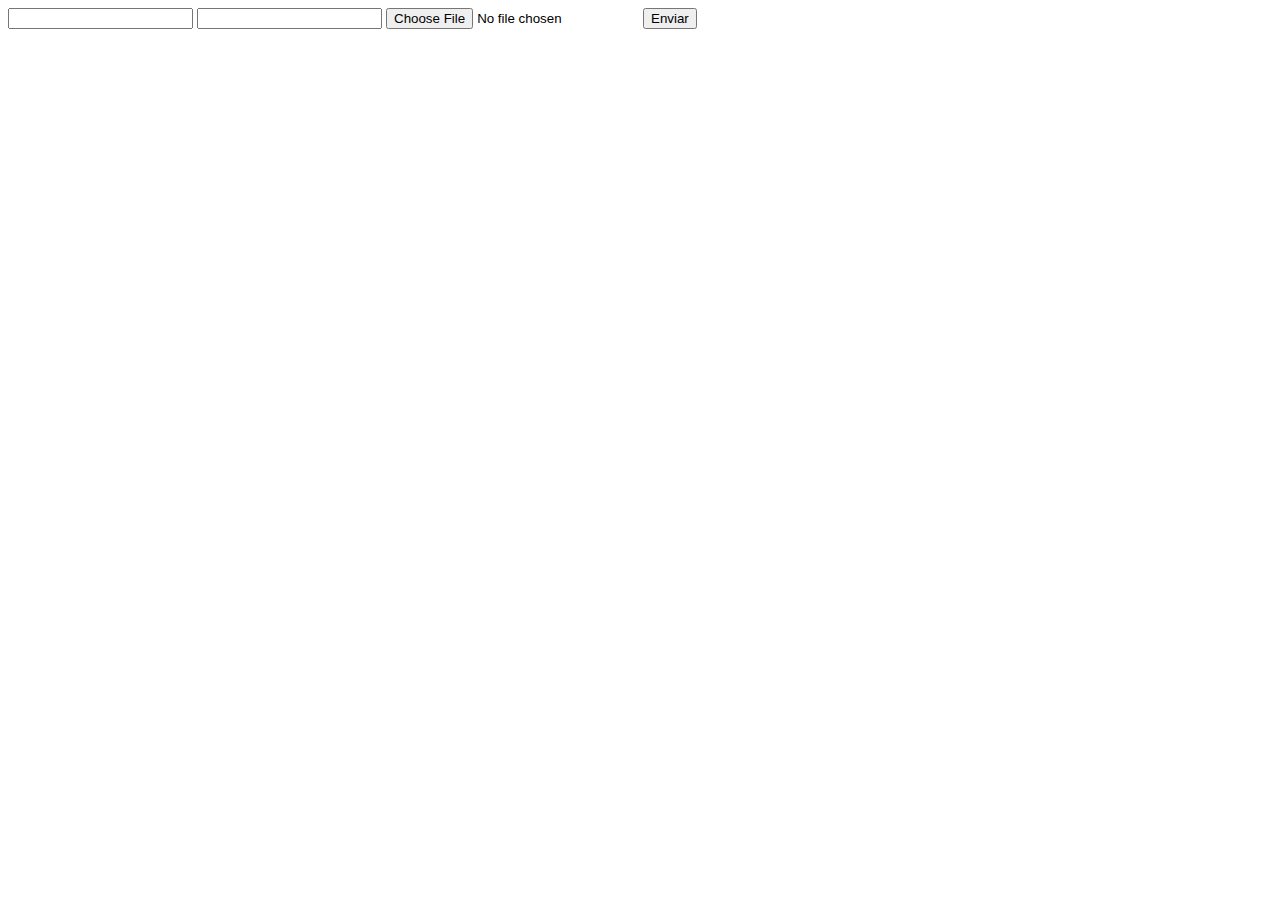
<file: DOCUMENTOS_DE_APOIO/exemplo_de_upload_de_arquivo/public/index.html>
<!DOCTYPE html>
<html lang="en">

<head>
  <meta charset="UTF-8">
  <meta http-equiv="X-UA-Compatible" content="IE=edge">
  <meta name="viewport" content="width=device-width, initial-scale=1.0">
  <title>Upload</title>
</head>

<body>

  <div>
    <input name="nome" id="nome" type="text" />
    <input name="email" id="email" type="url" />
    <input name="foto" id="foto" type="file" />
    <button onclick="enviar()">Enviar</button>
  </div>

  <div id="container"></div>
</body>

</html>

<script>
  function enviar() {
    const formData = new FormData();
    formData.append('foto', foto.files[0])
    formData.append('nome', nome.value)
    formData.append('email', email.value)

    fetch("/usuarios/cadastro", {
      method: "POST",
      body: formData
    })
      .then(res => {
        window.location = "./perfil.html"
      })
      .catch(err => {
        console.log(err);
      })
  }
</script>
</file>
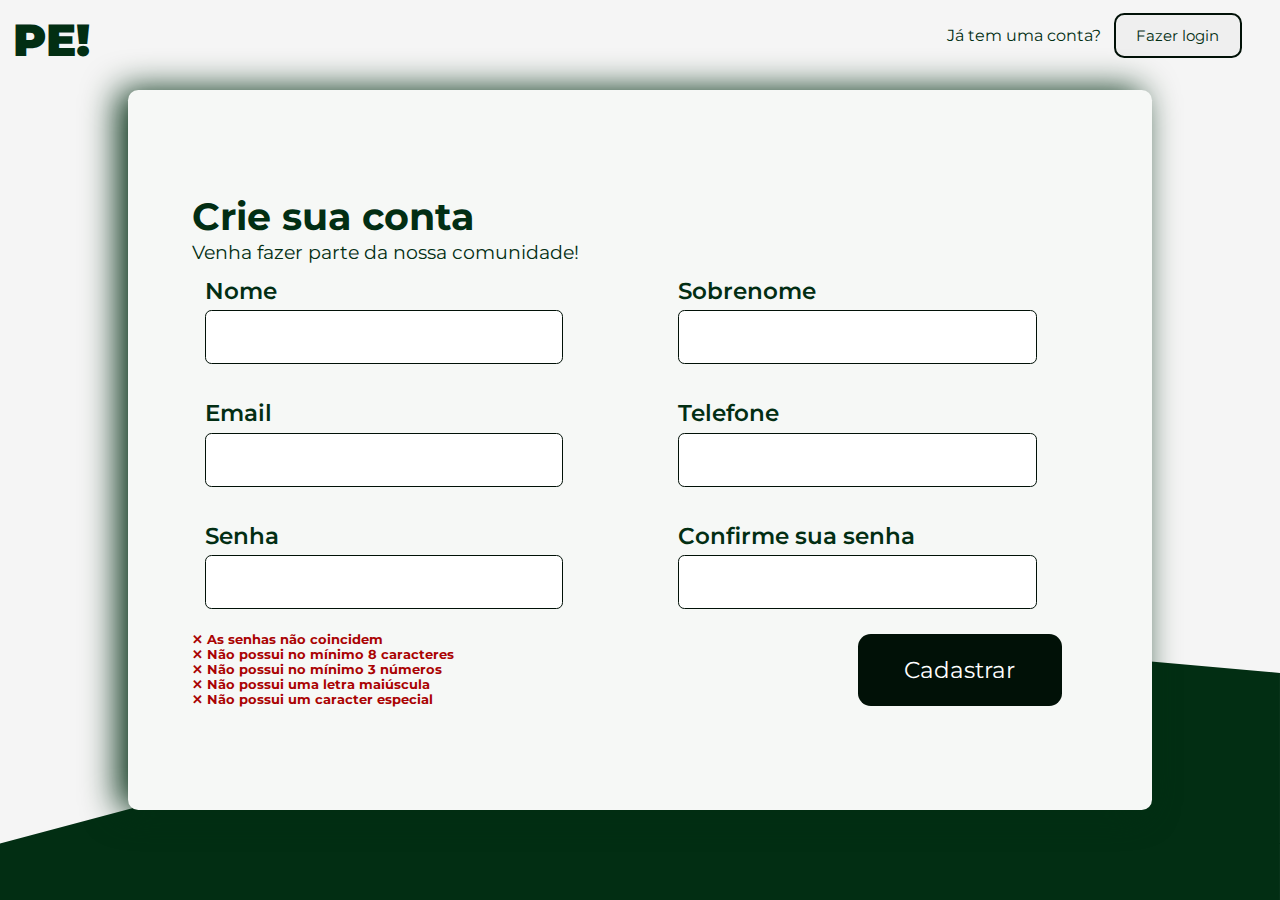
<file: public/cadastro.html>
<!DOCTYPE html>
<html lang="pt-br">

<head>
  <meta charset="UTF-8" />
  <meta http-equiv="X-UA-Compatible" content="IE=edge" />
  <meta name="viewport" content="width=device-width, initial-scale=1.0" />

  <title>PE! | Cadastro</title>

  <script src="./js/sessao.js"></script>

  <link rel="stylesheet" href="./css/estilo.css" />
  <link rel="icon" href="./assets/favicon-32x32.png" />
  <link rel="preconnect" href="https://fonts.gstatic.com" />
</head>

<body onload="listar()">
 

  <section class="sec_cadastro">
    <a href="index.html"><h1 class="logo_cadastro">PE!</h1></a>
    <div class="fazer_login_cadastro">
        <p>Já tem uma conta?</p> <a href="login.html"><button>Fazer login</button></a>
    </div>
<div class="container_cadastro">
  <div class="alerta_erro">
    <div class="card_erro" id="cardErro">
      <span id="mensagem_erro"></span>
    </div>
  </div>
<h4>Crie sua conta</h4>
<span>Venha fazer parte da nossa comunidade!</span>
<div class="box_cadastro">
<div class="box_nome_cadastro" style="display: flex;">
<div>
<p>Nome</p><input type="text" id="nome_input" > 
</div>
<div><p>Sobrenome</p><input type="text" id="sobrenome_input"></div>
</div>
<div class="box_nome_cadastro" style="display: flex;">

<div><p>Email</p><input type="text" id="email_input"> </div>
<div>
<p>Telefone</p> <input type="number" id="telefone_input">
</div>

</div>
<div class="box_senha">
<div>
<p>Senha</p><input type="text" oninput="validarSenha()" id="senha_input">
</div>
<div>
<p>Confirme sua senha</p><input id="confirmacao_senha_input">
</div>
</div>
</div>
<div class="confirmacao_senha" >
<div class="confirmar_senha">
<b>&#10005; As senhas não coincidem</b>
<b>&#10005; Não possui no mínimo 8 caracteres</b>
<b>&#10005; Não possui no mínimo 3 números</b>
<b>&#10005; Não possui uma letra maiúscula</b>
<b>&#10005; Não possui um caracter especial</b>
</div>
<button onclick="cadastrar()">Cadastrar</button>
<div id="div_aguardar" class="loading-div">
  <img src="./assets/circle-loading.gif" id="loading-gif" />
</div>

<div id="div_erros_login"></div>
</div>

</div>
<svg class="onda_cadastro" xmlns="http://www.w3.org/2000/svg" viewBox="0 0 1440 320">
<path fill="#022e13" fill-opacity="1" d="M0,256L360,160L720,160L1080,32L1440,64L1440,320L1080,320L720,320L360,320L0,320Z"></path>
</svg>
</section>
</body>

</html>
<script>
  // Função para validar os requisitos da senha em tempo real
  function validarSenha() {
    const senha = senha_input.value;
    const confirmacaoSenha = confirmacao_senha_input.value;

    const requisitos = document.querySelectorAll(".confirmar_senha b");
    const [reqCoincidencia, reqTamanho, reqNumeros, reqMaiuscula, reqEspecial] = requisitos;

    // Validar coincidência das senhas
    if (senha === confirmacaoSenha && senha.length > 0) {
      reqCoincidencia.style.color = "green";
    } else {
      reqCoincidencia.style.color = "red";
    }

    // Validar comprimento da senha
    if (senha.length >= 8) {
      reqTamanho.style.color = "green";
    } else {
      reqTamanho.style.color = "red";
    }

    // Validar presença de pelo menos 3 números
    if (/[0-9].*[0-9].*[0-9]/.test(senha)) {
      reqNumeros.style.color = "green";
    } else {
      reqNumeros.style.color = "red";
    }

    // Validar presença de uma letra maiúscula
    if (/[A-Z]/.test(senha)) {
      reqMaiuscula.style.color = "green";
    } else {
      reqMaiuscula.style.color = "red";
    }

    // Validar presença de um caractere especial
    if (/[!@#$%^&*(),.?":{}|<>]/.test(senha)) {
      reqEspecial.style.color = "green";
    } else {
      reqEspecial.style.color = "red";
    }
  }

  // Adicionar eventos para verificar a senha em tempo real
  senha_input.addEventListener("input", validarSenha);
  confirmacao_senha_input.addEventListener("input", validarSenha);

  // Função para cadastrar o usuário
  function cadastrar() {
    const nomeVar = nome_input.value.trim();
    const sobrenomeVar = sobrenome_input.value.trim();
    const emailVar = email_input.value.trim();
    const telefoneVar = telefone_input.value.trim();
    const senhaVar = senha_input.value;
    const confirmacaoSenhaVar = confirmacao_senha_input.value;

    // Limpar mensagens de erro anteriores
    mensagem_erro.innerHTML = "";
    cardErro.style.display = "none";

    // Verificar campos obrigatórios
    if (!nomeVar || !sobrenomeVar || !emailVar || !telefoneVar || !senhaVar || !confirmacaoSenhaVar) {
      mensagem_erro.innerHTML = "Todos os campos são obrigatórios!";
      cardErro.style.display = "block";
      return;
    }

    // Validar coincidência das senhas
    if (senhaVar !== confirmacaoSenhaVar) {
      mensagem_erro.innerHTML = "As senhas não coincidem!";
      cardErro.style.display = "block";
      return;
    }

    // Validar requisitos da senha
    const errosSenha = validarRequisitosSenha(senhaVar);
    if (errosSenha.length > 0) {
      mensagem_erro.innerHTML = "Erro(s):<br>" + errosSenha.join("<br>");
      cardErro.style.display = "block";
      return;
    }

    // Enviar os dados para o servidor
    fetch("/usuarios/cadastrar", {
      method: "POST",
      headers: {
        "Content-Type": "application/json",
      },
      body: JSON.stringify({
        nomeServer: nomeVar,
        sobrenomeServer: sobrenomeVar,
        emailServer: emailVar,
        telefoneServer: telefoneVar,
        senhaServer: senhaVar,
      }),
    })
      .then(function (resposta) {
        if (resposta.ok) {
          mensagem_erro.innerHTML = "Cadastro realizado com sucesso! Redirecionando...";
          cardErro.style.display = "block";
          setTimeout(() => {
            window.location = "login.html";
          }, 2000);
        } else {
          throw "Erro ao realizar o cadastro!";
        }
      })
      .catch(function (erro) {
        console.error("Erro:", erro);
        mensagem_erro.innerHTML = "Erro no cadastro. Tente novamente.";
        cardErro.style.display = "block";
      });
  }

  // Função para validar requisitos da senha no cadastro
  function validarRequisitosSenha(senha) {
    const erros = [];
    if (senha.length < 8) erros.push("A senha deve ter no mínimo 8 caracteres.");
    if (!/[0-9].*[0-9].*[0-9]/.test(senha)) erros.push("A senha deve conter pelo menos 3 números.");
    if (!/[A-Z]/.test(senha)) erros.push("A senha deve conter pelo menos uma letra maiúscula.");
    if (!/[!@#$%^&*(),.?":{}|<>]/.test(senha)) erros.push("A senha deve conter pelo menos um caractere especial.");
    return erros;
  }

  // Função para limpar o formulário após cadastro
  function limparFormulario() {
    nome_input.value = "";
    sobrenome_input.value = "";
    email_input.value = "";
    telefone_input.value = "";
    senha_input.value = "";
    confirmacao_senha_input.value = "";
  }
</script>
</file>
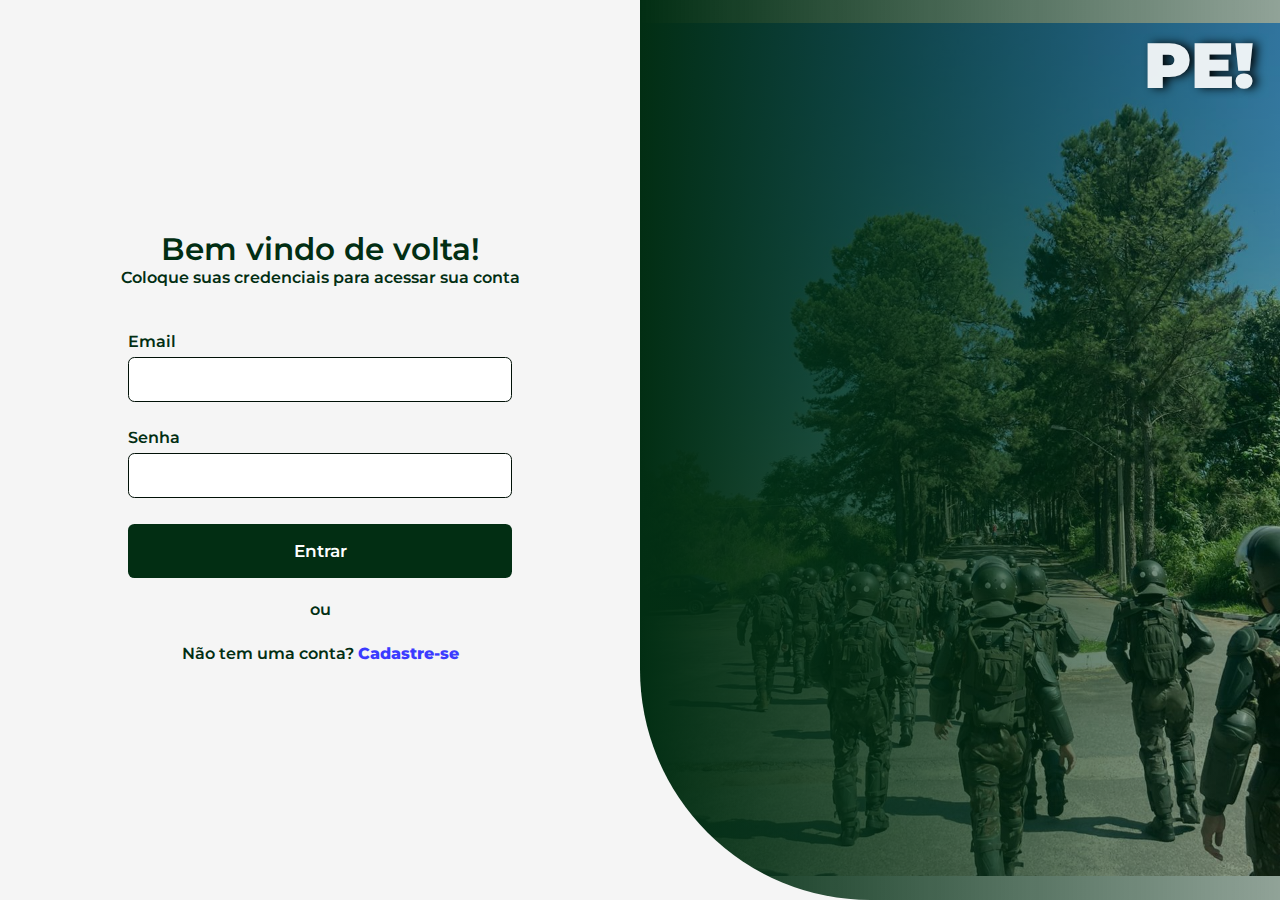
<file: public/login.html>
<!DOCTYPE html>
<html lang="pt-br">

<head>
    <meta charset="UTF-8">
    <meta http-equiv="X-UA-Compatible" content="IE=edge">
    <meta name="viewport" content="width=device-width, initial-scale=1.0">

    <title>PE! | Login</title>

    <script src="./js/sessao.js"></script>

    <link rel="stylesheet" href="./css/estilo.css">
  <link rel="icon" href="./assets/favicon-32x32.png" />
    <link rel="preconnect" href="https://fonts.gstatic.com">
</head>

<body>


    <section class="sec_login">
        <div class="container_login">


            <a href="index.html">
                <h1 class="logo_login">PE!</h1>
            </a>
            <div class="alerta_erro">
                <div class="card_erro" id="cardErro">
                    <span id="mensagem_erro"></span>
                </div>
            </div>
            <h3>Bem vindo de volta!</h3>
            <span style="margin-bottom: 3.5vw;">Coloque suas credenciais para acessar sua conta</span>

            <p>Email</p>
            <input type="email" id="email_input">
            <p>Senha</p>
            <input type="text" id="senha_input">
            <div id="div_aguardar" class="loading-div">
                <img src="./assets/circle-loading.gif" id="loading-gif">
            </div>

            <button onclick="entrar()">Entrar</button>
            <span style="margin-bottom: 2vw;">ou</span>
            <p class="linha_login">Não tem uma conta? <a href="cadastro.html"><b>Cadastre-se</b></a></p>


            <div style="color: red; position: absolute; top: 10.3vw; font-weight: 600; background-color: white; padding: 1vw; border-radius: 0.5vw; font-size: 1.3vw; margin-top: 3vw; border: 0.5px solid red;"
                id="div_erros_login"></div>

        </div>
        <div class="container_login_imagem"></div>
    </section>


</body>

</html>

<script>


    function entrar() {
        aguardar();

        var emailVar = email_input.value;
        var senhaVar = senha_input.value;

        if (emailVar == "" || senhaVar == "") {
            cardErro.style.display = "block"
            mensagem_erro.innerHTML = "(Todos os campos em branco, tente preencher todos os campos!)";
            finalizarAguardar();
            return false;
        }
        else {
            setInterval(sumirMensagem, 5000)
        }

        console.log("FORM LOGIN: ", emailVar);
        console.log("FORM SENHA: ", senhaVar);

        fetch("/usuarios/autenticar", {
            method: "POST",
            headers: {
                "Content-Type": "application/json"
            },
            body: JSON.stringify({
                emailServer: emailVar,
                senhaServer: senhaVar
            })
        }).then(function (resposta) {
            console.log("ESTOU NO THEN DO entrar()!")

            if (resposta.ok) {
                console.log(resposta);

                resposta.json().then(json => {
                    console.log(json);
                    console.log(JSON.stringify(json));
                    sessionStorage.EMAIL_USUARIO = json.email;
                    sessionStorage.NOME_USUARIO = json.nome;
                    sessionStorage.ID_USUARIO = json.id;
                    console.log("Dados salvos no sessionStorage:");
                    console.log("EMAIL_USUARIO:", sessionStorage.EMAIL_USUARIO);
                    console.log("NOME_USUARIO:", sessionStorage.NOME_USUARIO);
                    console.log("ID_USUARIO:", sessionStorage.ID_USUARIO);
                    console.log("Redirecionando para index.html");
                    setTimeout(function () {
                        window.location = "index.html";
                    }, 1000); // apenas para exibir o loading

                });

            } else {

                console.log("Houve um erro ao tentar realizar o login!");

                resposta.text().then(texto => {
                    console.error(texto);
                    finalizarAguardar(texto);
                });
            }

        }).catch(function (erro) {
            console.log(erro);
        })

        return false;
    }

    function sumirMensagem() {
        cardErro.style.display = "none"
    }

</script>
</file>
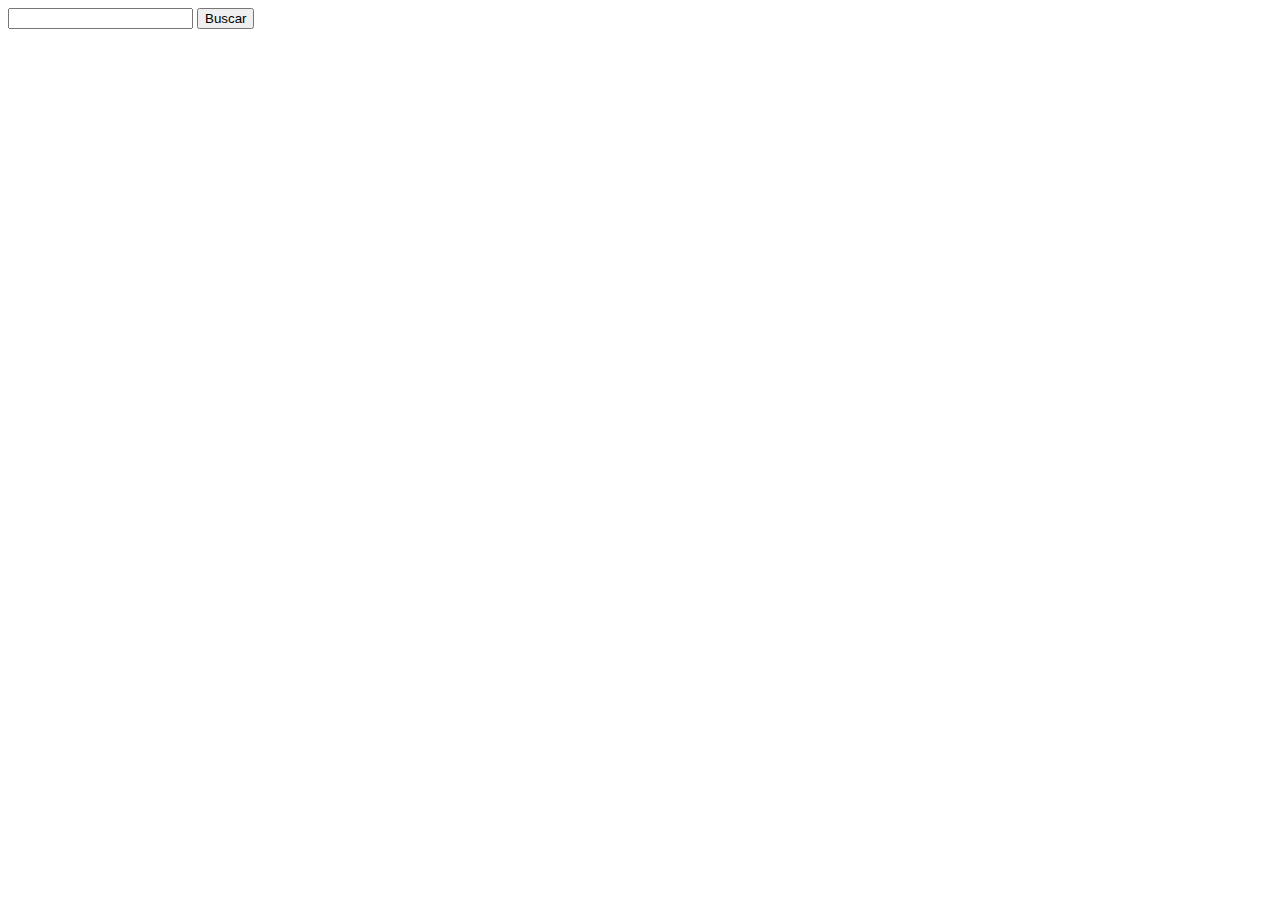
<file: DOCUMENTOS_DE_APOIO/exemplo_de_upload_de_arquivo/public/perfil.html>
<!DOCTYPE html>
<html lang="en">

<head>
  <meta charset="UTF-8">
  <meta http-equiv="X-UA-Compatible" content="IE=edge">
  <meta name="viewport" content="width=device-width, initial-scale=1.0">
  <title>Document</title>
</head>

<body>
  <input type="number" id="buscaInput">
  <button onclick="buscarPeloId()">Buscar</button>
  <div id="container">

  </div>
</body>

</html>

<script>
  function buscarPeloId() {
    fetch(`/usuarios/${buscaInput.value}`, {
      method: "GET"
    })
      .then(res => {
        res.json().then(json => {
          const usuario = json[0];
          container.innerHTML = `<div>
    <h1>${usuario.nome} - ${usuario.email}</h1>
    <img src='assets/${usuario.imagem_perfil}' alt="imagem de usuario">
  </div>`
        })
      })
      .catch(err => {
        console.log(err);
      })
  }
</script>
</file>
<file: public/css/estilo.css>
@import url('https://fonts.googleapis.com/css2?family=Barlow:ital,wght@0,100;0,200;0,300;0,400;0,500;0,600;0,700;0,800;0,900;1,100;1,200;1,300;1,400;1,500;1,600;1,700;1,800;1,900&display=swap');
@import url('https://fonts.googleapis.com/css2?family=Montserrat:ital,wght@0,100..900;1,100..900&family=Poppins:ital,wght@0,100;0,200;0,300;0,400;0,500;0,600;0,700;0,800;0,900;1,100;1,200;1,300;1,400;1,500;1,600;1,700;1,800;1,900&display=swap');
@import url('https://fonts.googleapis.com/css2?family=Montserrat+Subrayada:wght@400;700&family=Montserrat:ital,wght@0,100..900;1,100..900&family=Poppins:ital,wght@0,100;0,200;0,300;0,400;0,500;0,600;0,700;0,800;0,900;1,100;1,200;1,300;1,400;1,500;1,600;1,700;1,800;1,900&display=swap');
/* Estilo da barra de rolagem */

::-webkit-scrollbar {
    width: 8px;
    /* Largura da barra de rolagem */
}

/* Estilo do "trilho" da barra de rolagem */
::-webkit-scrollbar-track {
    background: transparent;
    /* Fundo do trilho transparente */
}

/* Estilo do "polegar" da barra de rolagem */
::-webkit-scrollbar-thumb {
    background: #022E13;
    /* Cor do polegar */
    border-radius: 4px;
    /* Bordas arredondadas */
}

/* Efeito ao passar o mouse sobre o polegar */
::-webkit-scrollbar-thumb:hover {
    background: #022E13;
    /* Cor do polegar ao passar o mouse */
}

* {
    margin: 0;
    padding: 0;
    box-sizing: border-box;
    font-family: "Montserrat", sans-serif;
    font-optical-sizing: auto;
    transition: all 0.4s ease;
    text-decoration: none;
    color: inherit;
    cursor:default;
    color: #022E13;
}

body {
  margin: 0;
  padding: 0;
  font-family: 'Barlow', 'Segoe UI', 'Segoe UI', Tahoma, Geneva, Verdana, sans-serif;
 
}

:root {
  --tamanho-header: 80px;
  --tamanho-banner: calc(100vh - var(--tamanho-header) - var(--tamanho-footer) - 2px);
  --tamanho-simulador: calc(100vh - var(--tamanho-header) - var(--tamanho-footer) - 2px);
  --tamanho-login: calc(100vh - var(--tamanho-header) - var(--tamanho-footer) - 2px);
  --tamanho-footer: 65px;
}

.container {
  display: flex;
  width: 80%;
  margin: auto;
}

.header {
  height: var(--tamanho-header);
  border-bottom: 2px solid #32b9cd;
}

.header .container {
  justify-content: space-between;
  align-items: center;
  height: 100%;
}

.header a {
  text-decoration: none;
  color: #e3b062;
}

.agora {
  font-weight: 800;
}

.navbar {
  width: 300px;
  display: flex;
  align-items: center;
  justify-content: space-between;
  list-style: none;
  color: #e3b062;
}

.titulo {
  color: #32b9cd;
  width: fit-content;
  font-weight: 500;
}

.header h1 {
  margin: 0;
}

/* BANNER */

.banner {
  height: var(--tamanho-banner);
  color: white;
  background-image: url('../assets/imgs/bg-jelly-fish-para-home.png');
  background-size: cover;
}

.banner .container {
  justify-content: center;
  align-items: center;
  height: 100%;
}

.banner .container p {
  width: 50%;
  margin: 0;
  padding: 0;
  font-size: 36px;
}

.banner .container span {
  font-weight: 800;
}

/* MISSÃO VISÃO VALORES */

.social {
  background-color: #e5e5e5;
  display: flex;
}

.social .container {
  justify-content: center;
}

.box img {
  width: 170px;
}

.social .container .boxes {
  display: flex;
  justify-content: space-between;
  width: 100%;
  padding: 30px 0;
}

.social p {
  text-align: center;
}

.box {
  display: flex;
  flex-direction: column;
  align-items: center;
}

/* FOOTER */

.footer {
  background-color: #32b9cd;
  height: 150px;
  color: #fff;
  display: flex;
  font-size: 15px;
}

.footer .container {
  justify-content: center;
  text-align: center;
}

.footer .container .version {
  font-size: 12px;
}

/* LOGIN */

.login {
  height: var(--tamanho-login);
  background-image: url('../assets/imgs/bg-jelly-fish-para-home.png');
  background-size: cover;
}

.login .container {
  justify-content: center;
  align-items: center;
  height: 100%;
}

.card {
  width: 50%;
  background-color: #e5e5e5;
  border-radius: 10px;
  display: flex;
  align-items: center;
  justify-content: space-evenly;
  color: palevioletred;
  flex-direction: column;
  height: fit-content;
  padding: 20px 0;
}

.card h2 {
  margin: 0;
  font-size: 30px;
}

.formulario {
  display: flex;
  height: 90%;
  width: 80%;
  justify-content: space-around;
  flex-direction: column;
}

.formulario span {
  font-size: 15px;
  font-weight: 800;
}

.formulario input {
  border: 2px solid #32b9cd;
  text-align: center;
  border-radius: 10px;
  margin: 0;
}

.formulario select {
  border: 2px solid #32b9cd;
  background-color: white;
  color: gray;
  height: 36px;
  text-align: center;
  border-radius: 10px;
  margin: 0;
}

.campo {
  display: flex;
  flex-direction: column;
  justify-content: start;
  padding: 5px 0;
}

.botao {
  cursor: pointer;
  font-family: "Barlow", sans-serif;
  border: 0;
  border-radius: 5px;
  font-weight: 600;
  font-size: 18px;
  color: #fff;
  background-color: #ED145B;
  width: 120px;
  height: 30px;
  align-self: center;
  margin-top: 20px;
}

.loading-div {
  width: 50px;
  display: none;
}

.loading-div img {
  height: 50px;
  width: 50px;
}

#div_erros_login {
  display: none
}

/* FORMULARIO */

.alerta_erro{
  display: flex;
  justify-content: flex-end;
}

.card_erro {
  display: none;
  background-color: #fff;

  color: black;
  width: 230px;
  position: absolute;
  top: 5vw;
  right: 15vw;
  border-radius: 4px;
  border: rgb(114, 0, 0) 3px solid;
  padding: 10px;
  
}

.card_erro #mensagem_erro{
  font-weight: 500;
  font-size: 20px;
}

.formulario .tipo_campo {
  font-size: 20px;
  font-weight: 600 !important;
}

.formulario {
  display: flex;
  flex-direction: column;
}

input {
  margin-bottom: 10px;
  border: 2px solid #32b9cd;
  padding-left: 1vw;
  border-radius: 10px;
  cursor: text;
}

.btn {
  font-family: "Barlow", sans-serif;
  border: 0;
  border-radius: 5px;
  font-weight: 600;
  font-size: 18px;
  padding: 10px 15px;
  color: white;
  background-color: #ED145B;
  width: 120px;
  align-self: center;
  margin-top: 5px;
}

.loading-div {
  width: 50px;
  margin: auto;
  display: none;
  position: fixed;
  left: 43vw;
  bottom: 23vw;
}

.loading-div img {
  height: 50px;
  width: 50px;
}

/* SIMULADOR */

.simulador {
  color: white;
}

.simulador .container {
  flex-direction: column;
  overflow: scroll; 
  height: var(--tamanho-simulador);
}

/* ALERTA */

#alerta {
  position: absolute;
  right: 0;
  bottom: 0;
}

.mensagem-alarme {
  background-color: white;
  border-radius: 5px;
  width: 300px;
  height: 80px;
  margin: 10px;
  padding: 10px 0;
  display: flex;
  justify-content: space-evenly;
  align-items: center;
}

.mensagem-alarme h3 {
  font-size: 14px;
  margin: 0;
}

.mensagem-alarme .informacao {
  width: 66%;
}

.alarme-sino {
  width: 48px;
  height: 48px;
  animation-name: bell;
  animation-duration: 4s;
  background-image: url('https://cdn-icons-png.flaticon.com/512/1157/1157000.png');
  background-size: cover;
  animation-iteration-count: infinite;
}

@keyframes bell {
  0%   {transform: rotate(25deg)}
  25%  {transform: rotate(-25deg)}
  50%  {transform: rotate(25deg)}
  75%  {transform: rotate(-25deg)}
  100% {transform: rotate(25deg)}
}


/* ESTILIZAÇÃO DA HEADER! */
header {
    display: flex;
    background-color: white;
    align-items: center;
    justify-content: space-between;
    height: 6vw;
    width: 100%;
    align-items: center;
    font-size: 1.5vw;
    border-bottom: 0.1vw solid #d4d2d2;
    position: fixed;
    border-radius: 0 0 0.5vw 1vw;
    box-shadow: 0px 4px 8px rgba(0, 0, 0, 0.3);
    z-index: 10;
}

main {
    background-color: rgb(247, 246, 246);
}

.box_logo {
    margin-left: 5vw;
    cursor: pointer;
}

.box_nav {
    margin-right: 2vw;
    display: flex;
}

.logo {
    font-size: 4.5vw;
    font-weight: 900;
    cursor: pointer;
    color: #011107;
}

.nav_menu {
    display: flex;
    justify-content: space-around;
    align-items: center;
    width: 35vw;
    margin-right: 6vw;
    cursor: pointer;
}

.nav_menu nav {
    display: flex;
    justify-content: center;
    cursor: pointer;
    align-items: center;
    height: 4vw;
    width: 10vw;
}

.nav_menu nav:hover {

    border-bottom: 5px solid #022E13;


    font-weight: 700;
}

.nav_cadastro {
    display: flex;

}

.registrar {
    display: flex;
    justify-content: center;
    align-items: center;
    width: 18vw;
    height: 4vw;
    border-radius: 0.3vw;

    background-color: #022E13;
    color: white;
    cursor: pointer;
}

.registrar:hover {
    font-weight: 600;
}

.fazerlogin {
    display: flex;
    justify-content: center;
    align-items: center;
    border: 2px solid #43A046;

    margin-right: 0.8vw;
    width: 11vw;
    height: 4vw;
    border-radius: 0.3vw;
    cursor: pointer;
    font-weight: 500;
    color: black;
}

.fazerlogin:hover {
    color: white;
    background-color: #43A046;
    font-weight: 800;
}

/* ESTILIZAÇÃO DA HOME */

/* IMAGEM SOLDADO HOME */

.section_inicio {
    width: 100%;
    height: 59vh;
    display: flex;
    padding-top: 8vw;
    margin-bottom: 21vh;
    justify-content: center;
    align-items: center;
}

.container_inicio {
    background-image: url(../assets/home.png);
    background-repeat: no-repeat;
    background-size: cover;
    border-radius: 2vw;
    width: 95%;
    height: 60vh;
    display: flex;
}

.box_bordao_inicio {
    width: 60%;
    display: flex;
    align-items: center;
}

.bordao_inicio {
    display: flex;
    flex-direction: column;
    justify-content: center;
    padding-left: 1vw;
    width: 43vw;
    border-radius: 0.4vw;
    margin-left: 2vw;
    height: 30vh;
    font-size: 4vw;
    color: white;
    background: linear-gradient(to right, #022e13ce, #022e13c2, #3443259c);
}

.bordao_inicio h1 {
    font-weight: 600;
    color: white;
}

.bordao_inicio span {
    font-weight: 900;
    font-style: italic;

    color: white;
}

.saiba_mais_inicio {
    width: 40%;
    display: flex;
    align-items: end;
    justify-content: flex-end;
}

.saiba_mais_inicio h3 {
    font-size: 2vw;
    width: 20vw;
    height: 8vh;
    border-radius: 0.5vw;
    color: white;
    display: flex;
    justify-content: center;
    align-items: center;
    background-color: #43A046;
    cursor: pointer;
    margin-bottom: 4vw;
    margin-right: 4vw;
}

.saiba_mais_inicio h3:hover {
    transform: scale(1.05);
}

/* ESTILIZAÇÃO DO SABER MAIS DA HOME */

.section_saber_mais {
    width: 100%;
    height: 60vh;
    display: flex;
    justify-content: center;
    align-items: center;
}

.container_saber_mais {
    background-color: white;
    box-shadow: 5px 5px 10px rgba(0, 0, 0, 0.2), -5px 5px 10px rgba(0, 0, 0, 0.2), 0 5px 10px rgba(0, 0, 0, 0.2);
    display: flex;
    justify-content: center;
    align-items: center;
    width: 80vw;
    height: 58vh;
    border-radius: 1vw;
}

.box_saber_mais {
    margin-top: 4vw;
    margin-left: 3vw;
    margin-right: 1vw;
    padding-top: 3vw;
    border-radius: 1.3vw;
    margin-bottom: 6vw;
    margin-top: 5vw;
    padding-left: 1vw;
    width: 50vw;
    height: 50vh;
    font-size: 1.8vw;
    color: #011107;
    background-color: #43a0461f;
}

.box_saber_mais h3 {
    margin-bottom: 1vw;
    font-size: 2.3vw;
}

.box_saber_mais span {
    font-weight: 600;
}

.box_saber_mais h5 {
    font-weight: 600;
    justify-self: flex-end;
    display: flex;
    justify-content: center;
    align-items: center;
    margin-right: 2vw;
    margin-top: 3vw;
    border-radius: 0.4vw;
    cursor: pointer;
    font-size: 2vw;
    background-color: #43A046;
    color: white;
    width: 11vw;
    height: 5vh;
}

.box_saber_mais h5:hover {

    box-shadow: 4px 4px 8px rgba(0, 0, 0, 0.3);
    transform: scale(1.05);
}

.imagem_saber_mais {

    width: 50vw;
    margin-right: 1.5vw;
    height: 53vh;
    background-size: contain;
    background-position: center;
    background-repeat: no-repeat;
    background-image: url(../assets/sabermais.png);
}

/* PARTE DA PESQUISA NA HOME */

.section_pesquisa {
    width: 100%;
    height: 60vh;
    background-color: #3c5721;
    background: linear-gradient(to right, #3c5721, #022e138c, #3443259c);
    margin-top: 5vw;
    display: flex;
    justify-content: center;
    align-items: center;
}

.container_pesquisa {
    width: 80%;
    height: 50vh;
    display: flex;
    align-items: center;
    justify-content: space-around;
}

.box_imagem_pesquisa img {
    width: 28vw;
    height: 52vh;
    opacity: 80%;
    border-radius: 0.5vw 8vw 0.5vw 8vw;
}

.box_pesquisa {
    width: 50vw;
    height: 50vh;
    margin-left: 1vw;
    padding: 1vw;
    border-radius: 0.5vw;
    font-size: 2vw;
    background-color: white;
}

.box_pesquisa h3 {
    margin-left: 2vw;
    font-size: 2.5vw;
    font-weight: 800;
}

.box_pesquisa p {
    margin-top: 2vw;
    margin-bottom: 3vw;
    margin-left: 1vw;
    font-size: 1.8vw;
}

.box_pesquisa h4 {
    font-size: 3.3vw;
    display: flex;
    justify-content: center;
    margin-left: 1vw;
    align-items: center;
    height: 11vh;
    width: 95%;
    border-radius: 0.3vw;
    background-color: #022E13;
    color: white;
    cursor: pointer;
}

.box_pesquisa h4:hover {
    font-weight: 800;
    transform: scale(1.01);
}

.section_saiba_formacao {
    width: 100%;
    height: 80vh;
    display: flex;
    justify-content: center;
    align-items: center;
}

.blob1{
    width: 200vw;
    height: 200vh;
    position: absolute;
    left: -105vw;
    pointer-events: none;
}
body{
    overflow-x: hidden;
}
.blob2{
    width: 200vw;
    height: 200vh;
    position: absolute;
    pointer-events: none; 
    transform: translateX(40vw);
}
.blob3{
    width: 200vw;
    height: 170vh;
    position: absolute;
    pointer-events: none; 
    padding-right: 60vw;
    transform: translateY(30vw);
}
.container_saiba_formacao {
    background-color: #d4d2d27a;
z-index: 2;
    box-shadow: 0px 4px 8px rgba(0, 0, 0, 0.3);
    padding: 1vw;
    display: flex;
    border-radius: 2vw;
    align-items: center;
    width: 90vw;
    height: 70vh;
}

.box_img_saiba_formacao img {
    width: 40vw;
}

.box_saiba_formacao {
    margin-left: 1vw;
    z-index: 1;
    border-radius: 2vw;
    background-color: #022e132a;
    box-shadow: 0px 4px 8px rgba(0, 0, 0, 0.3);
    padding-top: 3vw;
    width: 45vw;
    height: 25vw;
    padding-left: 1vw;
}

.box_saiba_formacao h4 {
    font-size: 2.5vw;
    margin-bottom: 1vw;
}

.box_saiba_formacao p {
    font-size: 1.6vw;
    width: 40vw;
    z-index:2;
    
}

.box_saiba_formacao a {
    font-size: 1.8vw;
    display: flex;
    justify-content: center;
    margin-top: 4vw;
    cursor: pointer;
    justify-self: end;
    margin-right: 1vw;
    align-items: center;
    width: 12vw;
    height: 3vw;
    flex-direction: flex-end;
    border-radius: 0.5vw;
    background-color: #43A046;
}

.box_saiba_formacao a:hover {
    font-weight: 600;
}

.section_receba {
    background-color: #F8FBFE;
    width: 100%;
    height: 40vh;
    display: flex;
    justify-content: center;
    align-items: center;
}

.container_receba {
    justify-content: space-around;
    width: 85vw;
    height: 35vh;
    display: flex;
}

.box_receba {
    display: flex;
    flex-direction: column;
    justify-content: center;
    align-items: center;
    width: 50vw;
}

.box_receba span {
    font-weight: 600;
}

.container_receba h3 {
    font-size: 3.5vw;
}

.container_receba p {
    font-size: 1.7vw;
    margin-top: 2vw;
    width: 33vw;
}

.box_receba_buttons {
    display: flex;
    align-items: center;
    justify-content: center;
    font-weight: 500;
    flex-direction: column;
    width: 30vw;
}

.button_faca_parte {
    width: 30vw;
    height: 5vw;
    margin-bottom: 1vw;
    display: flex;
    justify-content: center;
    align-items: center;
    cursor: pointer;
    color: white;
    font-size: 3.5vw;
    font-weight: 700;
    background-color: #022E13;
}

.button_tem_conta {
    font-family: "Montserrat Subrayada", sans-serif;
    font-size: 2.5vw;
    cursor: pointer;
}

.button_faca_parte:hover {
    transform: scale(1.05);
}

.button_tem_conta:hover {
    transform: scale(1.050);
}

footer {
    width: 100%;
    height: 60vh;
}

.container_footer {
    width: 100%;
    height: 60vh;
    display: flex;
    justify-content: center;
    align-items: center;
    flex-direction: column;
    background-color: #011107;
}

.box_header_footer {
    display: flex;
    justify-content: space-between;
    align-items: center;
    width: 80vw;
    height: 15vh;
}

.box_redes img {
    width: 4vw;
    margin-right: 1vw;
    background-color: rgba(255, 255, 255, 0.26);
    padding: 0.5vw;
    cursor: pointer;
    border-radius: 50%
}

.box_redes img:hover {
    transform: scale(1.1);
}

.linha_footer {
    width: 80vw;
    height: 0.1vw;
    background-color: white;
    margin-bottom: 1vw;

}

.box_contato_footer {
    justify-content: space-between;
    display: flex;
    width: 80vw;
    height: 15vw;
}

.box_contato_footer p {
    font-size: 1.5vw;
    color: white;
    font-weight: 600;
}

.box_contatos_footer {
    width: 40vw;
}

.box_contatos_footer2 {
    margin-top: 2vw;
}

.box_footer_links {
    text-align: end;
}

.box_footer_links p {
    margin-top: 1vw;
    cursor: pointer;
}

.box_footer_links p:hover {
    font-weight: 800;
    text-decoration: underline;
}

.logo_footer {
    font-size: 4.5vw;
    font-weight: 900;
    cursor: pointer;
    color: white;
}



/* COMEÇO DA PÁGINA SOBRE */

.section_imagem_sobre {
    width: 100%;
    display: flex;
    justify-content: center;
    align-items: center;
    height: 90vh;
}

.container_imagem_sobre {
    background-image: url(../assets/sobre.png);
    background-repeat: no-repeat;
    background-size: cover;
    border-radius: 2vw;
    width: 95%;
    margin-top: 2vw;
    display: flex;
    align-items: center;
    height: 70vh;
    display: flex;
}

.container_imagem_sobre h1 {
    font-size: 7vw;
    margin-left: 2vw;
    width: 24vw;
    padding-left: 1vw;
    background: linear-gradient(to right, #022e13ce, #022e13c2, #3443259c);
    border-radius: 0.2vw;
    color: white;
    font-style: italic;
}

.section_sobre {
    width: 100%;
    height: 105vh;
    display: flex;
    justify-content: center;
    color: #011107;
}

.container_sobre {
    display: flex;
    flex-direction: column;
    width: 95vw;

}

.box_sobre {
    display: flex;
    justify-content: center;
    align-items: center;
    height: 50vh;
    padding-left: 4vw;
    width: 90vw;
}

.box_sobre h3 {
    margin-bottom: 1.5vw;
    font-size: 2.6vw;
}

.box_sobre p {
    font-size: 1.6150vw;
    font-weight: 400;
    width: 50vw;
}

.box_sobre span {
    font-weight: 600;
}



.imagem_sobre {
    width: 29vw;
    height: 40vh;
    background-size: cover;
    background-image: url(../assets/comosurgiu.png);
    background-repeat: no-repeat;
    margin-left: 5vw;
    background-color: pink;
    position: absolute;
    margin-left: 50vw;
    margin-bottom: 1.5vw;
    z-index: 1;
}

.sombra_imagem_sobre_1 {
    width: 29vw;
    margin-left: 2vw;
    height: 40vh;
    background-color: #022E13;
    z-index: 1;
}

.container_sobre_2 {
    display: flex;
    flex-direction: column;
    width: 95vw;
}

.box_imagens_sobre {
    padding-bottom: 2vw;
    width: 32vw;
    height: 45vh;
    display: flex;
    justify-content: center;
    align-items: center;

}

.box_sobre_2 {
    display: flex;
    justify-content: space-evenly;
    text-align: end;
    align-items: center;
    height: 50vh;
    padding-left: 4vw;
    width: 90vw;
}

.box_sobre_2 h3 {
    margin-bottom: 1.5vw;
    font-size: 2.6vw;
}

.box_sobre_2 p {
    font-size: 1.6150vw;
    font-weight: 400;
    width: 50vw;
}

.box_sobre_2 span {
    font-weight: 600;
}

.sombra_imagem_sobre_2 {
    width: 29vw;
    margin-left: 2vw;
    margin-top: 1.5vw;
    margin-right: 4vw;
    position: absolute;
    height: 40vh;
    background-color: #022E13;
    z-index: 1;
}

.box_imagens_sobre img {
    width: 29vw;
    z-index: 2;
    height: 40vh;
}

.section_valores {
    background-color: #388E3B;
    width: 100%;
    display: flex;
    justify-content: space-evenly;
    color: inherit;
    align-items: center;
    height: 75vh;
}

.box_valores {
    background-color: #022e13b6;
    width: 31vw;
    border-radius: 0.8vw;
    padding: 1.5vw;
    height: 68vh;
    display: flex;
    flex-direction: column;
    align-items: center;
}

.box_valores:hover {
    margin-bottom: 1vw;
    box-shadow: 0px 4px 8px rgba(0, 0, 0, 0.90);
}

.box_valores h4 {
    font-size: 4vw;
    font-weight: 700;
    color: white;
    margin-bottom: 3vw;
}

.box_valores p {
    font-size: 2.9vw;
    color: white;
    padding-left: 5vw;
    font-weight: 300;
}

.box_valores span {
    margin-bottom: 0.5vw;
    font-size: 2vw;
    text-decoration: none;
    border-radius: 0.5vw;
    display: flex;
    justify-content: center;
    align-items: center;
    color: white;
    font-style: none;
    font-size: 2.5vw;
    width: 30vw;
    height: 10vh;
    background-color: #022e1377;
}

.box_valores span:hover {
    font-weight: 800;
    background-color: #022e13;
}

.box_valores b {
    color: white;
    font-weight: 600;
}

.section_formacao {
    display: flex;
    align-items: center;
    flex-direction: column;
    height: 310vh;
}

.container_header_formacao {
    width: 100%;
    display: flex;
    justify-content: center;
    align-items: center;
    height: 40vh;
}

.box_tropas {
    width: 60vw;
    display: flex;
    justify-content: center;
    flex-direction: column;
    align-items: center;
    margin-top: 3.5vw;
    height: 30vh;
}

.box_tropas h4 {
    font-size: 3vw;
}

.box_tropas p {
    margin-top: 1vw;
    font-size: 1.7vw;
}

.box_tropas span {
    font-weight: 600;
}

.container_tropas {
    width: 95vw;
    height: 70vh;
    display: flex;
    align-items: center;
    margin-top: 1vw;
    margin-bottom: 3vw;
    justify-content: space-around;
}

.box_texto_tropas {
    width: 50vw;
    height: 50vh;
    display: flex;
    align-items: center;
    font-size: 2vw;
}

.box_texto_tropas span {
    font-weight: 600;
}

.box_imagem_tropas {
    display: flex;
    justify-content: center;
    align-items: center;
    flex-direction: column;
}

.box_imagem_tropas img {
    width: 35vw;
    height: 40vh;
    z-index: 1;
}

.box_imagem_tropas h4 {
    font-size: 3vw;
    margin-bottom: 1vw;
}

.box_imagem_tropas p {
    margin-top: 2vw;
    font-size: 1.8vw;
    font-weight: 700;
}

.sombra_1 {
    width: 35vw;
    height: 40vh;
    margin-top: 3vw;
    position: absolute;
    margin-left: 2vw;
    background-color: #022E13;
}

.sombra_2 {
    width: 35vw;
    height: 39.5vh;
    margin-top: 3.5vw;
    position: absolute;
    margin-right: 2vw;
    background-color: #022E13;
}

.sombra_3 {
    width: 35vw;
    height: 40vh;
    margin-top: 3.5vw;
    position: absolute;
    margin-left: 2vw;
    background-color: #022E13;
}

.sombra_4 {
    width: 30vw;
    height: 40vh;
    margin-top: 3.5vw;
    position: absolute;
    margin-right: 2vw;
    background-color: #022E13;
}

.secao_bordao_sobre {
    background-color: #022e13;
    color: white;
    width: 100%;
    height: 32vw;
    display: flex;
    justify-content: center;
    align-items: center;

}

.container_secao_bordao {
    width: 70%;
    display: flex;
    justify-content: center;
    align-items: center;
    flex-direction: column;
    height: 30vw;
}

.container_secao_bordao h2 {
    font-size: 4vw;
    width: 28vw;
    margin-bottom: 1vw;
    color: white;
}

.container_secao_bordao p {
    font-size: 1.5vw;
    text-align: center;
    color: white;
}

.container_secao_bordao span {
    font-weight: 800;
    color: white;
}

.section_codigo {
    width: 100%;
    height: 80vh;
    display: flex;
    justify-content: center;
    align-items: center;
}

.container_codigo {
    display: flex;
    justify-content: center;
    align-items: center;
    flex-direction: column;
    width: 55vw;
    padding: 2vw;
    margin-top: 2vw;
    border-radius: 0.5vw;
    margin-bottom: 2vw;
    height: 75vh;
    background-color: #022e13c2;
}

.container_codigo h4 {

    color: white;
    font-size: 2.5vw;
}

.container_codigo p {
    color: white;
}

.texto_codigo {
    font-size: 2.8vw;
    width: 100%;
    margin-top: 2vw;
    height: 50vh;
}

.container_codigo span {
    font-size: 3vw;
    margin-top: 1vw;
    color: white;
    font-weight: 600;

}


.section_imagem_formacao {
    width: 100%;
    display: flex;
    justify-content: center;
    align-items: center;
    height: 90vh;
}

.container_imagem_formacao {
    background-image: url(../assets/formacaoheader.png);
    background-repeat: no-repeat;
    background-size: cover;
    border-radius: 2vw;
    width: 95%;
    margin-top: 2vw;
    display: flex;
    align-items: center;
    height: 70vh;
    display: flex;
}

.container_imagem_formacao h1 {
    font-size: 7vw;
    margin-left: 2vw;
    width: 40vw;
    padding-left: 1vw;
    background: linear-gradient(to right, #022e13ce, #022e13c2, #3443259c);
    border-radius: 0.2vw;
    color: white;
    font-style: italic;
}


.section_etapas_formacao {
    width: 100%;
    height: 70vh;
    display: flex;
    justify-content: center;
    align-items: center;
}

.container_etapas_formacao {
    width: 95%;
    height: 60vh;
    display: flex;
    justify-content: space-around;
}

.box_texto_formacao {
    width: 30vw;
    display: flex;
    flex-direction: column;
    justify-content: center;
    align-items: center;
    height: 60vh;
}

.box_texto_formacao h4 {
    font-size: 2.5vw;
    margin-bottom: 2vw;
}

.box_texto_formacao span {
    font-weight: 600;
}

.box_texto_formacao p {
    font-size: 1.8vw
}

.box_cards_formacao {
    width: 60vw;
    height: 60vh;
    justify-content: space-around;
    display: flex;
}

.cards_formacao {
    width: 20vw;
    margin-right: 1vw;
    background-repeat: no-repeat;
    background-position: center;
    background-size: cover;
    border-radius: 0.5vw;
    display: flex;
    justify-content: center;
    padding-bottom: 1vw;
    align-items: end;
    color: white;
    font-size: 3vw;
    font-weight: 700;
    border-radius: 2vw;
    height: 60vh;
}

.cards_formacao:hover {
    cursor: pointer;
    margin-top: -1vw;
    box-shadow:   0px 15px 12px #011107;
}

.main_formacao {
    display: flex;
    flex-direction: column;
    align-items: center;
    width: 100vw;
    height: 280vh;

}

.main_formacao span {
    font-weight: 600;
}

.container_internato {
    display: flex;
    flex-direction: column;
    align-items: center;
    justify-content: center;
    width: 80vw;
    height: 80vh;
    margin-top: 5vw;
}

.box_internato {
    display: flex;
    flex-direction: column;
    align-items: center;
}

.box_internato p {
    font-size: 1.5vw;

}

.box_internato h4 {
    font-size: 3vw;
    margin-bottom: 2vw;
}

.box_imagem_internato {

    display: flex;
    width: 80vw;
    height: 60vh;
}

.box_imagem_internato img {
    margin-right: 5vw;
    width: 60vw;
    height: 45vh;
    margin-top: 0.5vw;
    box-shadow: 10px 10px 0px #022E13;
    
}

.box_imagem_internato p {
    font-size: 1.5vw;

}

.sec_login{
    width: 100vw;
    height: 100vh;
    display: flex;
    background-color: #F5F5F5;
}
.container_login_imagem{
    width: 50%;
    background-image: linear-gradient(to right, #022e13, #022e1369), url(../assets/imagem_login.jpeg);
    /* background-image: linear-gradient(to right, rgb(0, 0, 0), rgba(0, 0, 0, 0.651)), url(assets/imagem_login.jpeg); */
    /* box-shadow: 5px 50px 50px rgba(0, 0, 0, 0.35    ); */
    /* box-shadow: -10px 0 35px #022e13;  */
    /* box-shadow: -10px 0 50px rgba(0, 0, 0, 1);  */
    background-repeat: no-repeat;
    background-size: 50vw;
    /* border-radius: 3vw 0 0 3vw; */
    background-position: center;
    border-radius: 0 0 0 18vw;
}
    .container_login{
        width: 50%;
        display: flex;
        align-items: center;
        justify-content: center;
        flex-direction: column;
    }
    .container_login h3{
        font-size: 2.4vw;
        font-weight: 600;
    }
    .container_login span{
        font-size: 1.4w;
        font-weight: 600;
        margin-bottom: 1vw;
    }
    .container_login p{
        font-size: 2w;
        font-weight: 600;
        margin-bottom: 0.5vw;
        width: 30vw;
    }
    .container_login input{
        width: 30vw;
        height: 5vh;
        border-radius: 0.5vw;
        border: none;
        color: black;
        border: 0.0001vw solid #011107;
        font-weight: 600;
        margin-bottom: 2vw;
        padding-left: 1vw;
    }
  
    .container_login button{
        width: 30vw;
        height: 6vh;
        border-radius:0.5vw;
        border: none;
        background-color: #022e13;
        color: white;
        font-size: 1.3vw;
        font-weight: 600;
        cursor: pointer;
        margin-top: 0vw;
        margin-bottom: 1.7vw;
    }
    .container_login button:hover{
        transform: scale(1.01);
        font-weight: 900;
    }
.linha_login{
    text-align:center;
}
.linha_login b{
    color: rgb(59, 59, 255);
    cursor: pointer;
    font-weight: 800;
}
.logo_login{
    color: white;
    font-weight: 900;
    font-size: 5vw;
    opacity: 90%;
    cursor: pointer;
    text-shadow: 5px 0 10px rgb(0, 0, 0); /* Sombra à direita */
    position: absolute;
    top: 2vw;
    right: 2vw;
    z-index: 5;
}
.logo_login:hover{
    transform: scale(1.05);
}

.sec_cadastro{
background-color: #F5F5F5;
width: 100vw;
height: 100vh;
display: flex;
justify-content: center;
align-items: center;
}
.container_cadastro{
width: 80vw;
height: 80vh;
z-index: 1;
justify-content:  center;
    box-shadow: -10px 0 35px #022e13; 
background-color: #f6f8f6;
display: flex;
flex-direction: column;
padding-left: 5vw;
border-radius: 0.8vw;
}
.container_cadastro h4{
    font-size: 3vw;
}
.container_cadastro span{
    font-size: 1.5vw;
}
.container_cadastro p{
    font-size: 1.8vw;
    font-weight: 600;
    margin-bottom: 0.4vw;
}
.container_cadastro input{
    font-size: 1vw;
    width: 28vw;
    height: 6vh;
    color: black;
    padding-left: 1vw;
    border-radius: 0.5vw;
    border: 1px solid #011107;
}
.box_nome_cadastro{
margin-bottom: 2vw;
width: 65vw;
justify-content: space-between;
}

.box_cadastro{
padding: 1vw;
}
.box_senha{
display: flex;
margin-bottom: 2vw;
width: 65vw;
justify-content: space-between;
}
.confirmacao_senha{
    display: flex;
    align-items: center;
    width: 68vw;
    margin-top: -2vw;
    justify-content: space-between;
    font-size: 1vw;
}
.confirmacao_senha button{
    width: 16vw;
    border-radius: 1vw;
    border: none;
    background-color: #011107;
    color: white;
    font-size: 1.8vw;
    height: 8vh;
    cursor: pointer;
}
.confirmar_senha b{
    color: rgb(170, 3, 3);
}
.confirmacao_senha button:hover{
    transform: scale(1.02);
    font-weight: 700;
}
.confirmar_senha{
    display: flex;
    flex-direction: column;
}
input[type="number"]::-webkit-inner-spin-button,
input[type="number"]::-webkit-outer-spin-button {
    -webkit-appearance: none;
    margin: 0;
}
.onda_cadastro{
    position: absolute;
    bottom: 0;
}
.logo_cadastro{
    font-size: 3.5vw;
    cursor: pointer;
    position: absolute;
    font-weight: 900;
    top: 1vw;
    left: 1vw;
}
.logo_cadastro:hover{
    transform: scale(1.05);
}
.fazer_login_cadastro{
    position: absolute;
    top: 1vw;
    
    align-items: center;
    width: 25vw;
    display: flex;
    justify-content: center;
    height: 5vh;
    right: 2vw;
}
.fazer_login_cadastro button{
    margin-left: 1vw;
    width: 10vw;
    background-color: none;
    cursor: pointer;
    border: 2px solid #011107;
    border-radius: 0.8vw;
    font-size: 1.2vw;
    height: 5vh;
}
.fazer_login_cadastro button:hover{
background-color: #011107;
color: white;
font-weight: 800;
transform: scale(1.05);
}

.section_contato{
    width: 99.4vw;
    height: 95vh;
display: flex;
justify-content: center;

padding-top: 7.5vw;
align-items: center;
}
.container_contato{
width: 90vw;
height: 60vh;
justify-content: space-around;
align-items: center;
display: flex;
}
.box_fale{

    width: 40vw;
    height: 50vh;
}
.box_fale h1{
    font-size: 3vw;
}
.box_fale h3{
    margin-bottom: 1.5vw;
}
.box_fale p{
    font-size: 1.8vw;
    width: 30vw;
}

.box_form{
    background-color: #FFFFFF;
    border-radius: 0.5vw;
    display: flex;
    flex-direction: column;
    width: 35vw;
    height: 35vw;
    margin-right: 4vw;
    font-size: 1.7vw;
    font-family: "Poppins", sans-serif;
    padding-left: 1.8vw;
    padding-right: 1.8vw;
    box-shadow: 0px 0px 40px rgba(0, 0, 0, 0.3);
  }
  .box_form p{
    padding-top: 0.9vw;
  }
  .box_form input{
    width: 100%;
    height: 3vw;
    padding-left: 1vw;
    border-radius: 0.5vw;
    border: none;
    background-color: #D9D9D9;
  }
  .box_form textarea{
    padding-left: 1vw;
    padding-top: 1vw;
    width: 100%;
    height: 12vw;
    border-radius: 0.5vw;
    border: none;
    resize: none;
    background-color: #D9D9D9;
  }
  .box_form button{
    width: 100%;
  border: none;
  height: 4.5vw;
  font-size: 1.4vw;
  font-weight: 600;
  color: white;
  background-color: #022E13;
  border-radius: 0.6vw;
  cursor: pointer;
  margin-top: 1vw
  }

  .section_imagem_pesquisa {
    width: 100%;
    display: flex;
    justify-content: center;
    align-items: center;
    height: 90vh;
}

.container_imagem_pesquisa {
    background: 
        linear-gradient(to right, rgba(0, 0, 0, 0.815), rgba(0, 0, 0, 0.432)), /* Gradiente */
        url(../assets/pesquisas.jpg); /* Imagem de fundo */
    background-repeat: no-repeat;
    background-size: cover;
    background-position: bottom;
    border-radius: 2vw;
    width: 95%;
    margin-top: 2vw;
    display: flex;
    align-items: center;
    height: 70vh;
}

.container_imagem_pesquisa h1 {
    font-size: 7vw;
    margin-left: 2vw;
    width: 40vw;
    padding-left: 1vw;
    background: linear-gradient(to right, #022e13ce, #022e13c2, #3443259c);
    border-radius: 0.2vw;
    color: white;
    font-style: italic;
}

.section_pesquisas{
    width: 100%;
    display: flex;
   
    flex-direction: column;
    align-items: center;
    padding-top: 2vw;
    height: 170vh;
}

.container_pesquisas{
    background-color:white;
    margin-bottom: 1vw;
    padding-left: 5vw;
    border-radius: 0.5vw;
    align-items: center;
    width: 90vw;
    height: 50vh;
    border: 0.5px solid #011107;
    display: flex;
}
.container_pesquisas div{
  align-self:flex-start;
  margin-top: 3vw
}
.container_pesquisas h4{
    font-size: 2.5vw;
  }
  .container_pesquisas p{
    font-size: 1.8vw;
    padding-top: 1vw;
    width: 30vw;
  }
  .container_pesquisas button{
    width:30vw;
    margin-right: 2vw;
    font-size: 1.4vw;
    cursor: pointer;
    background-color: #388E3B;
    border: none;
    color: white;
    position: inherit;
    font-weight: 500;
    border-radius: 0.5vw;
    align-self: flex-end;
    margin-bottom: 2vw;
    height: 8vh;
  }
  .container_pesquisas button:hover{
transform: scale(1.05);
  }
.container_pesquisas img{
width: 35vw;
height: 45vh;
margin-right: 5vw;
border-radius: 0.4vw;

}

    .container_pesquisas:hover{
        transform:translateY(-0.2vw);
        box-shadow: 0px 10px 20px #011107;
        }

.section_quiz{
width: 100vw;
height: 100vh;
background-color: #F5F5F5;
display: flex;
align-items: center;
justify-content: center;
}
  
.container_forcas{
    width: 80vw;
    height: 80vh;
    background-color: #F8FBFE;
    border: 1px solid black;
    display: flex;
    align-items: center;
    justify-content: center;
    border-radius: 0.5vw;
    flex-direction: column;
}
.title_forcas{
    background-color: #D9D9D9;
    display: flex;
    justify-content: center;
    width: 68vw;
    padding-left: 1vw;
    align-items: center;
    font-size: 1.5vw;
    border-radius: 0.5vw;
    border: 2px solid #D9D9D9;
    border: 1px solid black;
    height: 30vh;
}
.questions_forcas{
    width: 70vw;
    display: flex;
    justify-content: space-around;
    height: 40vh;
}
.questions_forcas div{
    
    display: flex;
    flex-direction: column;
    justify-content: space-around;
    width: 45%;
}
.questions_forcas span{
    width: 30vw;
    display: flex;
    
    border: 1px solid #D9D9D9;
    cursor: pointer;
    font-size: 2.2vw;
    align-items: center;
    background-color: #d4d2d2;
    border: 1px solid black;
    border-radius: 0.5vw;
    word-wrap: break-word; /* Quebra a linha automaticamente */
    overflow-wrap: break-word; /* Compatibilidade adicional */
}
.questions_forcas span:hover{
    transform: scale(1.01);
}
.questions_forcas button{
    width: 4vw;
    cursor: pointer;
    margin-right: 1.5vw;
    background-color: #022E13;
    color: white;
    border-radius: 0.4vw;
    border: none;
    border: 1px solid #388E3B;
    font-size: 1.5vw;
    font-weight: 800;
    margin-left: 1vw;
    height: 5vh;
    
}
.leaderboard{
    background-color: #011107;
    height: 55vh;
    display: flex;
    justify-content: center;
    flex-direction: column;
    margin-top: 5vw;
    align-items: center;
    border-radius: 0.8vw;
    padding: 1vw;
    width: 50vw;
}
.leaderboard h4{
    font-size: 2vw;
    color: white;
   margin-bottom: 2vw;
}
.leaderboard p{
    font-size: 1.5vw;
    
    color: white;
}

.button_fechar_pesquisa{
    font-size: 3vw;
    cursor: pointer;
    position: absolute;
    top: 5.3vw;
    right: 12vw;
}
.container_resultado{
    width: 80vw;
    height: 80vh;
    background-color: #F8FBFE;
    border: 1px solid black;
    display: flex;
    align-items: center;
    border-radius: 0.5vw;
    flex-direction: column;

    color: rgba(180, 3, 3, 0.596);
}
.container_resultado h4{
    font-size: 3vw;
    margin-top: 5vw;
}
.container_resultado h5{
    font-size: 2vw;
    
    margin-top: 3vw;
}
.box_resultados{
    display: flex;
width: 50vw;
justify-content: space-between;
}
.botoes_resultados{
display: flex;
justify-content: space-between;
width: 42vw;
margin-top: 7vw
}
.botoes_resultados button{
    width: 20vw;
    height: 9vh;
    font-weight: 600;
    background-color: #022E13;
    cursor: pointer;
    color: white;
    border: 2px solid #011107;
    border-radius: 1vw;
    font-size: 1.8vw;
    }
    .botoes_resultados button:hover{
       transform: scale(1.01);
        }
.conteudo_resultados{
    margin-top: 2vw;
    display: flex;
    flex-direction: column;
    justify-content: space-between;
    height: 30vh;
}
.icons_pesquisa{
    margin-top: 4vw;
    width: 16vw;
    background-color: white;
    border-radius: 2vw 2vw 0 0;
    border-top: 2px solid black;
    border-left: 2px solid black;
    border-right: 2px solid black;
    align-items: center;
    justify-content: space-between;
    height: 15vh;
    padding: 0.5vw;
    display: flex;
}
.icons_pesquisa img{
    background-color: #D9D9D9;
    cursor: pointer;
    padding: 1vw;
    width: 7vw;
    height: 13vh;
    border: 2px solid black;
    border-radius: 2vw;
}
.container_dashboard{
    border-radius: 0.5vw;
    width: 90vw;
    height: 80vh;
    display: flex;
    border: 2px solid #011107;
    background-color: white;
    align-items: center;
    justify-content: center;
}
.conteudo_dash{
    display: flex;
}
.box_dashboard1{
    width: 35vw;
    margin-right: 1vw;
    display: flex;
    flex-direction: column;
    justify-content: space-between;
    align-items: center;
    height: 78vh;
    
}
.box_dashboard2{
    background-color: #D9D9D9;
    display: flex;
    justify-content: center;
    flex-direction: column;
    padding: 1vw;
    align-items: center;
    width: 50vw;
    border: 1px solid #011107;
    border-radius: 0.5vw;
    height: 78vh;
    padding-top: 4vw;
}
.container_saber_nivel{
    background-color: rgba(0, 128, 0, 0.815);
    display: flex;
    justify-content: flex-start;
    flex-direction: column;
    padding: 1vw;
    align-items: center;
    width: 53vw;
    border: 1px solid #011107;
    border-radius: 0.5vw;
    height: 75vh;
    margin-bottom: 33.8vw;
    right: 5.2vw;
    position: absolute;
    color: white;
    /* display: none; */
    opacity: 0;
    transition: opacity 0.6s ease, transform 0.6s ease;
    pointer-events: none;
}

.box_saber_nivel:hover .container_saber_nivel{
    opacity: 1;
    transform: scale(1); /* Volta ao tamanho normal */
  pointer-events: auto; 

}
.container_saber_nivel h4{
    color: white;
    font-size: 3vw;
}
.container_saber_nivel span{
    font-size: 4vw;
    color: white;
    font-weight: 500;

}
.container_saber_nivel p{
   width: 30vw;
   height: 20vh;
   font-size: 2vw;
   margin-top: 1.5vw;

   color: white;
   font-weight: 500;
}
.container_saber_nivel button{
    width: 25vw;
    height: 8vh;
    margin-top: 9vw;
    font-size: 1.5vw;
    cursor: pointer;
    border-radius: 1vw;
    border: 3px solid #011107;
    text-shadow: 2px 2px 2px  black;
    font-weight: 700;
    color: white;
    background-color: rgba(206, 203, 203, 0.747);
}
.container_saber_nivel button:hover{
    transform: scale(1.05);
}
.box_dashboard2 h3{
    font-size: 2vw;
}
.box_dashboard2 span{
    font-size: 1.8vw;
    font-weight: 900;
    margin-top: 0.5vw;
}
.box_dashboard2 h4{
    display: flex;
    align-self: flex-start;
    font-size: 2vw;
}
.box_tempo{
    background-color: #d4d2d2;
    width: 33vw;
    border: 1px solid #011107;
    border-radius: 0.5vw;
    height: 20vh;
    display: flex;
    align-items: center;
    padding-left: 1vw;
}

.placar_lider{
    display: flex;
    align-items: center;
    justify-content: center;
    flex-direction: column;
    background-color: #d4d2d2;
    width: 33vw;
    border: 1px solid #011107;
    border-radius: 0.5vw;
    height: 55vh;
}
.placar_lider p{
font-size: 1.4vw;
margin-bottom: 0.2vw;
}
.placar_lider h4{
    margin-bottom: 1vw; 
    font-size: 2.5vw;
}
.grafico{
    height: 50vh;
    background-color:white;
    margin-top: -3vw;
    margin-bottom: 1vw;
    border: 1px solid black;
    border-radius: 0.5vw;
}
.box_saber_nivel{
    margin-top: 1vw;
    width: 25vw;
    height: 6vh;
    background-color: white;
    display: flex;
    justify-content: center;
    align-items: center;
    border: 2px solid #011107;
    border-radius: 0.8vw;
    cursor: pointer;
}
.nao_fez_o_quiz{
    width: 70vw;
    height: 70vh;
    display: flex;
    justify-content: center;
    align-items: center;
    flex-direction: column;
}
.nao_fez_o_quiz h4{
    font-size: 2.5vw;

}
.nao_fez_o_quiz h6{
    font-size: 2vw;
    font-weight: 500;
    width: 35vw;
    margin-top: 1vw;
    margin-bottom: 1vw;
    
}
.nao_fez_o_quiz button{
    width: 30vw;
    height: 10vh;
    border-radius: 1vw;
    border: 2px solid #011107;
    background-color: #388E3B;
    color: white;
    font-size: 2vw;
    font-weight: 700;
    cursor: pointer;
}
.nao_fez_o_quiz button:hover{
 transform: scale(1.05);
}
.box_saber_nivel h6{
    font-size: 1.9vw;
    cursor: pointer;
}
.box_saber_nivel img{
    width: 2vw;
    height: 4vh;
margin-top: 0.2vw;

cursor: pointer;
}
.box_nivel{
display: flex;
justify-content: space-around;
width: 30vw;
height: 3vh;
align-items: center;

margin-top: 1vw;
}
.niveis{
background-color: none;
width: 5vw;
height: 1.8vh;
border: 2px solid black;
border-radius: 2vw;
}
.box_tempo h3{
    display: flex;
    align-items: center;
    justify-content: center;
    width: 10vw;
    height: 15vh;
    font-size: 2.5vw;
}
.box_tempo p{
    width: 15vw;
    height: 15vh;
    margin-left: 3vw;
    display: flex;
    justify-content: center;
    align-items: center;
    text-align: center;
    font-size: 2.4vw;
}
.box_tempo p{
    width: 15vw;
    height: 15vh;
    margin-left: 3vw;
    display: flex;
    justify-content: center;
    align-items: center;
    text-align: center;
    font-size: 2.4vw;
    font-weight: 600;
}
.box_tempo span{
    width: 15vw;
    height: 15vh;
    margin-left: 3vw;
    display: flex;
    justify-content: center;
    align-items: center;
    text-align: center;
    font-size: 2.4vw;
    font-weight: 400;
    padding-right: 1vw;
}
.nav_guest{ 
    width: 7vw;
    height: 12vh;
    margin-right:3vw;
    margin-left:6vw;
    display: flex;
    justify-content: center;
    align-items: center;
    padding: 1vw;
    
}
.box_guest{
    background-image: url(../assets/guest_icon.png);
    background-size: cover;
    background-position: top;
    width: 8vw;
    height: 11vh;
    border-radius: 10vw;
    display: none;
    cursor: pointer;
}
.guest-circle {
    width: 5vw;
    height: 5vw;
    overflow: hidden;
    cursor: pointer;
    margin-right: 1vw;
    margin-left: 7vw;
    margin-top: 0.5vw;
  cursor: pointer;
    display: flex;
  }
  
  .guest-img {
    width: 4vw;
    height: 4vw;
    cursor: pointer;
    border: 2.5px solid #022E13;
    border-radius: 50%;
  }
  
  /* Estilo do Modal */
  .modal {
    opacity: 0;
    transition: opacity 0.6s ease, transform 0.6s ease;
    pointer-events: none; /* Oculta inicialmente */
    background-color: #011107ce;
    border: 2px solid #888;
    position: absolute;
    margin-top: 4.9vw;
    top: 0.1vw;
    transform: translateY(-10px); /* Levemente fora da posição */
    right: 1vw;
    width: 10vw;
    font-size: 1.5vw;
    border-radius: 0.5vw;
    height: 13vw;
    color: white;
    padding: 1vw;
  }
  .modal p{
    color: white;
    margin-bottom: 0.5vw;
    cursor: pointer;
  }
  .modal span{
    color: white;
  }
  
  .modal p:hover{
    font-weight: 800;
  }
  .modal h5{
   margin-bottom: 2vw;
   font-size: 1.5vw;
    color: white;
  }
  
  
  /* Exibe o modal ao passar o mouse */
  .guest-circle:hover .modal {
    transition: opacity 0.3s ease-in-out; /* Define transição suave */
    display: block;
    opacity: 1; /* Exibe o modal com efeito de fade */
    pointer-events: auto; /* Permite interação quando visível */
    transform: translateY(0); /* Move para a posição original */
  }
</file>
